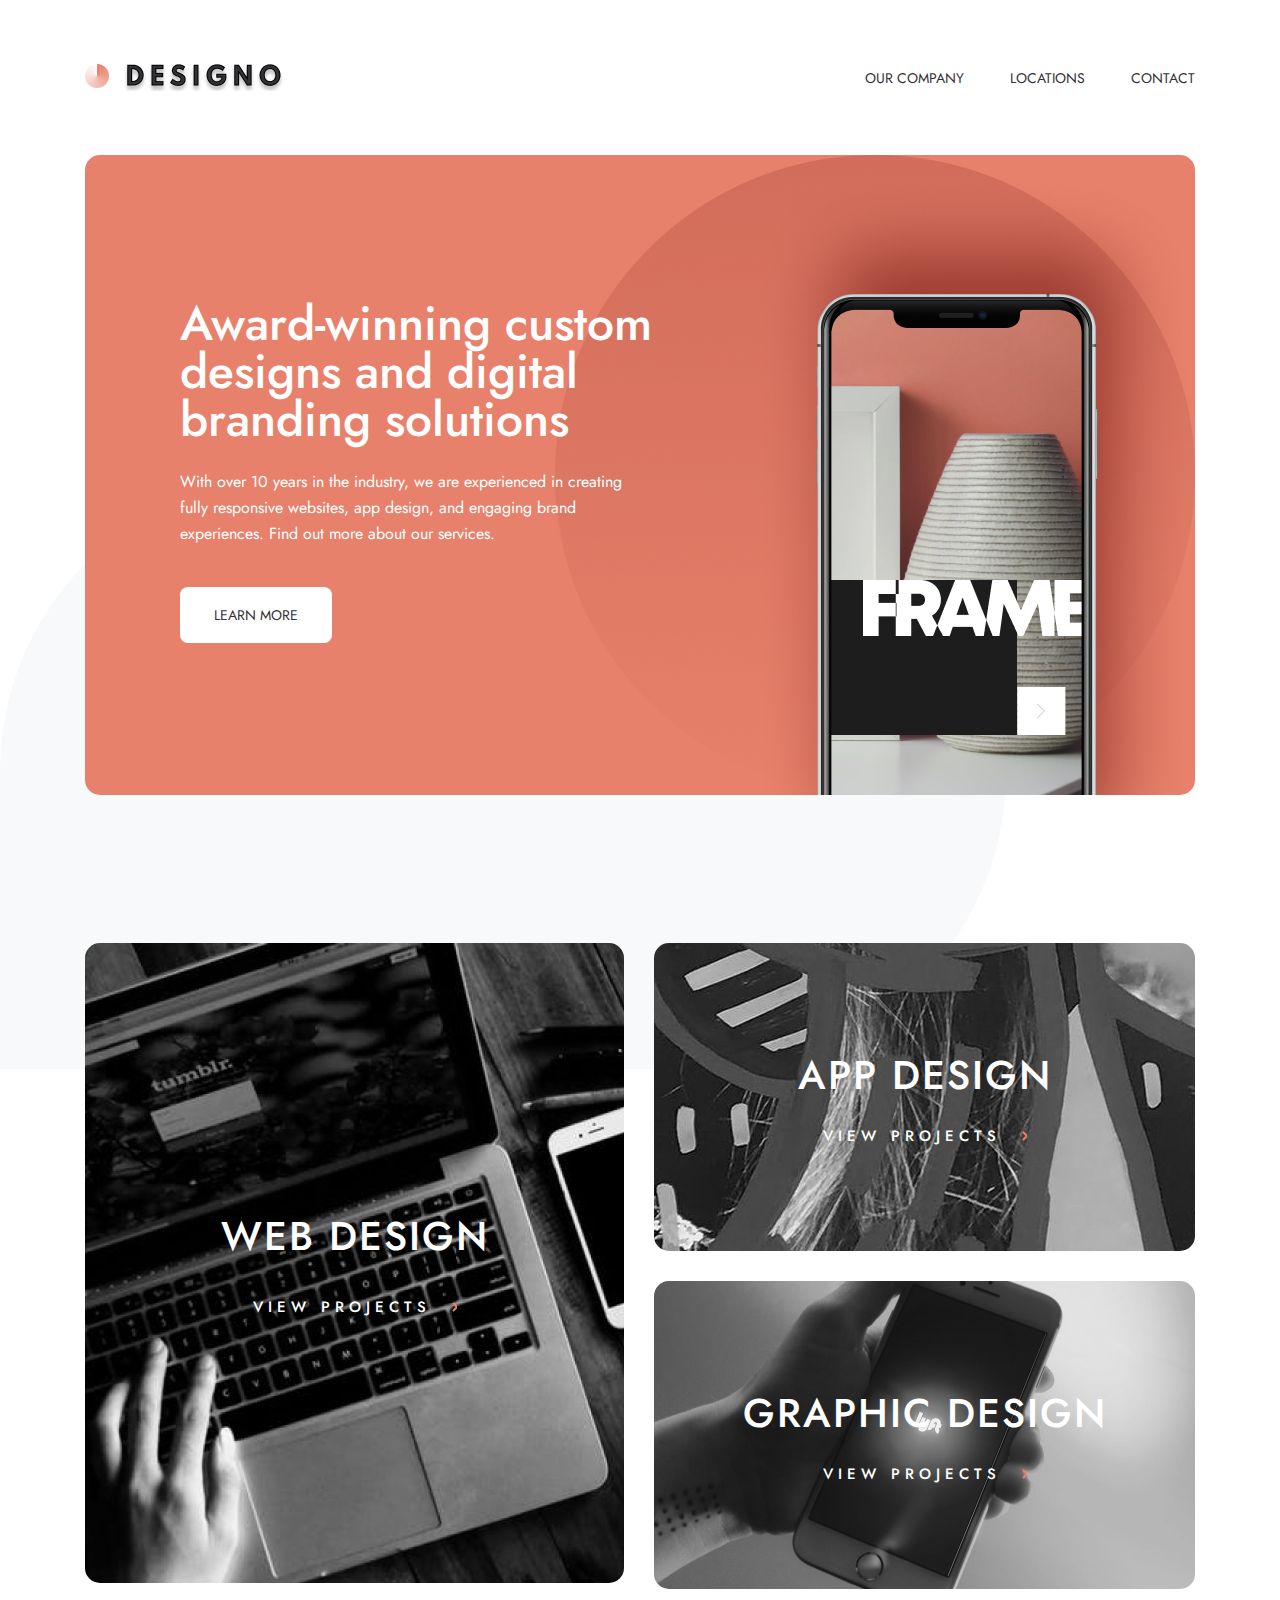
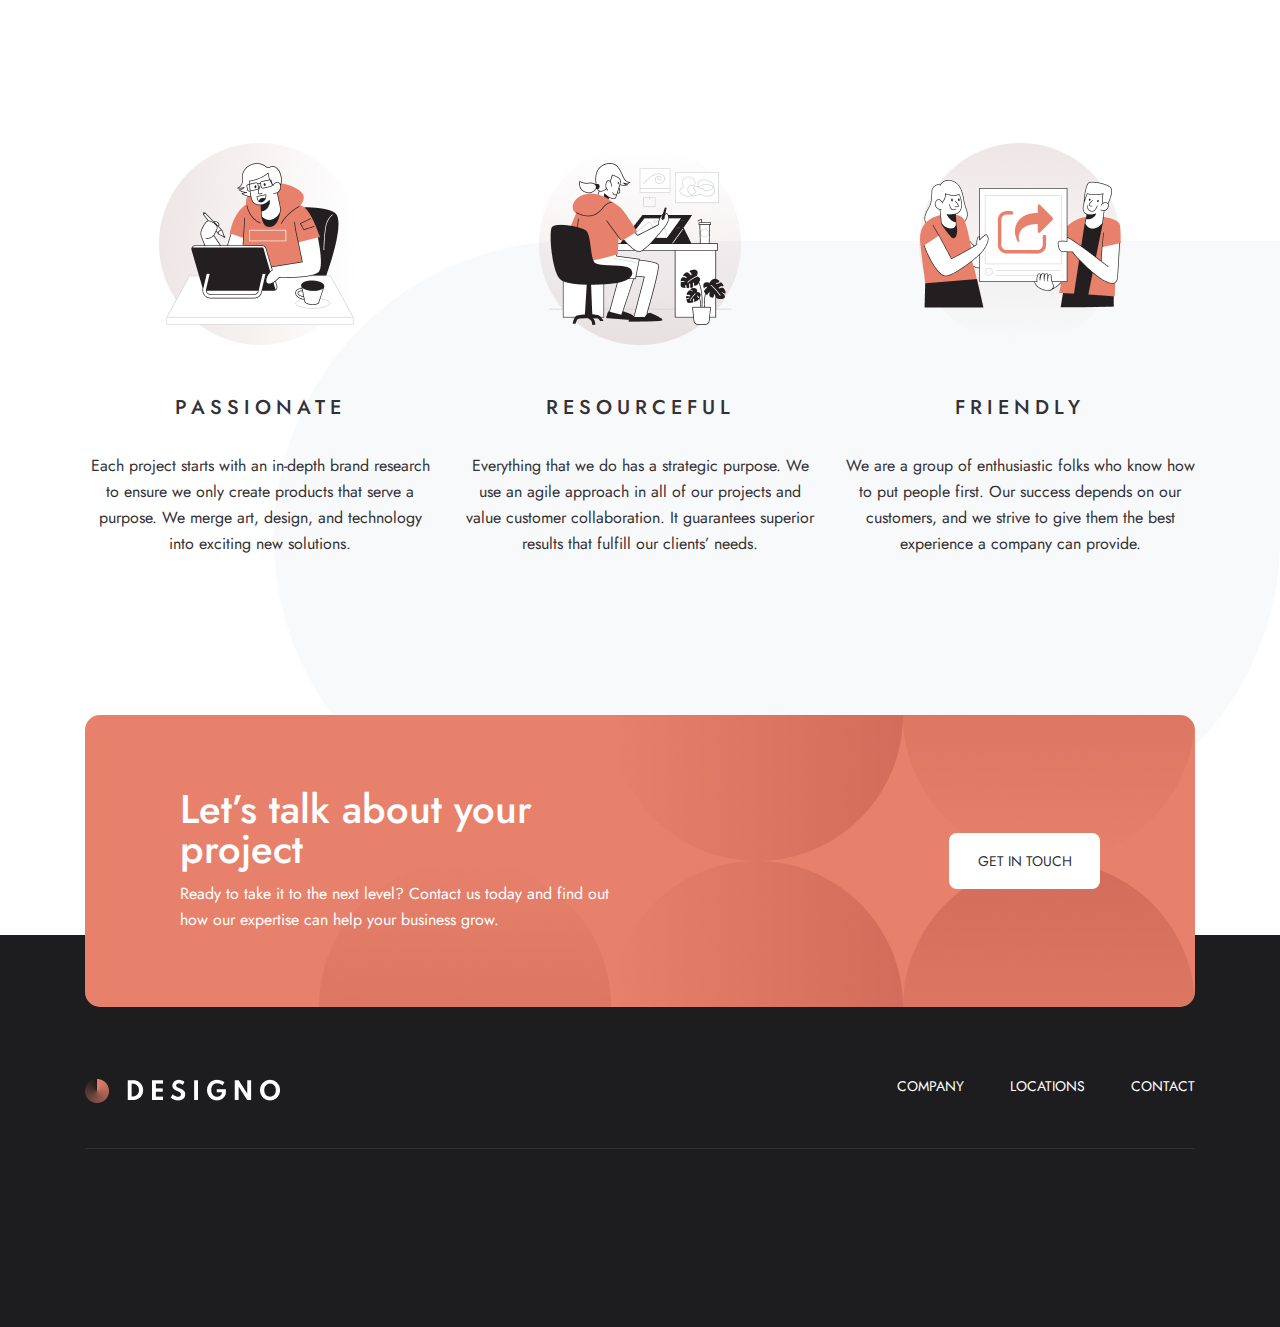
<file: index.html>
<!DOCTYPE html>
<html lang="en">
  <head>
    <meta charset="UTF-8" />
    <meta name="viewport" content="width=device-width, initial-scale=1.0" />
    <link rel="preconnect" href="https://fonts.googleapis.com" />
    <link rel="preconnect" href="https://fonts.gstatic.com" crossorigin />
    <link
      href="https://fonts.googleapis.com/css2?family=Jost:wght@400;500&family=Open+Sans:ital,wght@0,300;0,400;0,500;0,600;0,700;0,800;1,300;1,400;1,500;1,600;1,700;1,800&family=Oswald:wght@200;300;500;700&display=swap"
      rel="stylesheet"
    />

    <link rel="stylesheet" href="style.css" />
    <title>Document</title>
  </head>
  <body>
    <heder
      ><section>
        <div class="header_conteiner">
          <a class="header_logo" href="#"
            ><img class="logo_img" src="img/Group 13.png" alt=""
          /></a>
          <nav>
            <ul>
              <li><a href="#">OUR COMPANY</a></li>
              <li><a href="#">LOCATIONS</a></li>
              <li><a href="#">CONTACT</a></li>
            </ul>
          </nav>
        </div>
      </section></heder
    >
    <main>
      <div class="main_conteiner">
        <section>
          <div class="fist_section">
            <h1>Award-winning custom designs and digital branding solutions</h1>

            <p>
              With over 10 years in the industry, we are experienced in creating
              fully responsive websites, app design, and engaging brand
              experiences. Find out more about our services.
            </p>
            <a class="frame_button" href="#">Learn More</a>
          </div>
        </section>
        <section>
          <div class="second_section">
            <div class="second_section_item left_item">
              <div class="hover_item">
                <h2>WEB DESIGN</h2>
                <a href="#">VIEW PROJECTS</a>
              </div>
            </div>
            <div class="second_section_item right_item">
              <div class="right_item__first">
                <div class="hover_item">
                  <h2>APP DESIGN</h2>
                  <a href="#">VIEW PROJECTS</a>
                </div>
              </div>
              <div class="right_item__second">
                <div class="hover_item">
                  <h2>GRAPHIC DESIGN</h2>
                  <a href="#">VIEW PROJECTS</a>
                </div>
              </div>
            </div>
          </div>
        </section>
        <section>
          <div class="three_section_container">
            <div>
              <img src="./img/Group 23.png" alt="" />
              <h2>PASSIONATE</h2>
              <p>
                Each project starts with an in-depth brand research to ensure we
                only create products that serve a purpose. We merge art, design,
                and technology into exciting new solutions.
              </p>
            </div>
            <div>
              <img src="./img/Group 22.png" alt="" />
              <h2>RESOURCEFUL</h2>
              <p>
                Everything that we do has a strategic purpose. We use an agile
                approach in all of our projects and value customer
                collaboration. It guarantees superior results that fulfill our
                clients’ needs.
              </p>
            </div>
            <div>
              <img src="./img/Group 21.png" alt="" />
              <h2>FRIENDLY</h2>
              <p>
                We are a group of enthusiastic folks who know how to put people
                first. Our success depends on our customers, and we strive to
                give them the best experience a company can provide.
              </p>
            </div>
          </div>
        </section>
      </div>
    </main>
    <footer>
      <section>
        <div class="touch">
          <div class="touch__content">
            <h2>Let’s talk about your project</h2>
            <p>
              Ready to take it to the next level? Contact us today and find out
              how our expertise can help your business grow.
            </p>
          </div>
          <a href="#">Get in touch</a>
        </div>
        <div class="footer_container">
        <div><img src="./img/logo-footer.png" alt="logo-footer" /></div>
        <div class="footer_menu">
          <ul>
            <li><a href="#">COMPANY</a></li>
            <li><a href="#">LOCATIONS</a></li>
            <li><a href="#">CONTACT</a></li>
          </ul>
        </div>
      </div>
      </section>
    </footer>
    <script src="style.css"></script>
  </body>
</html>
</file>
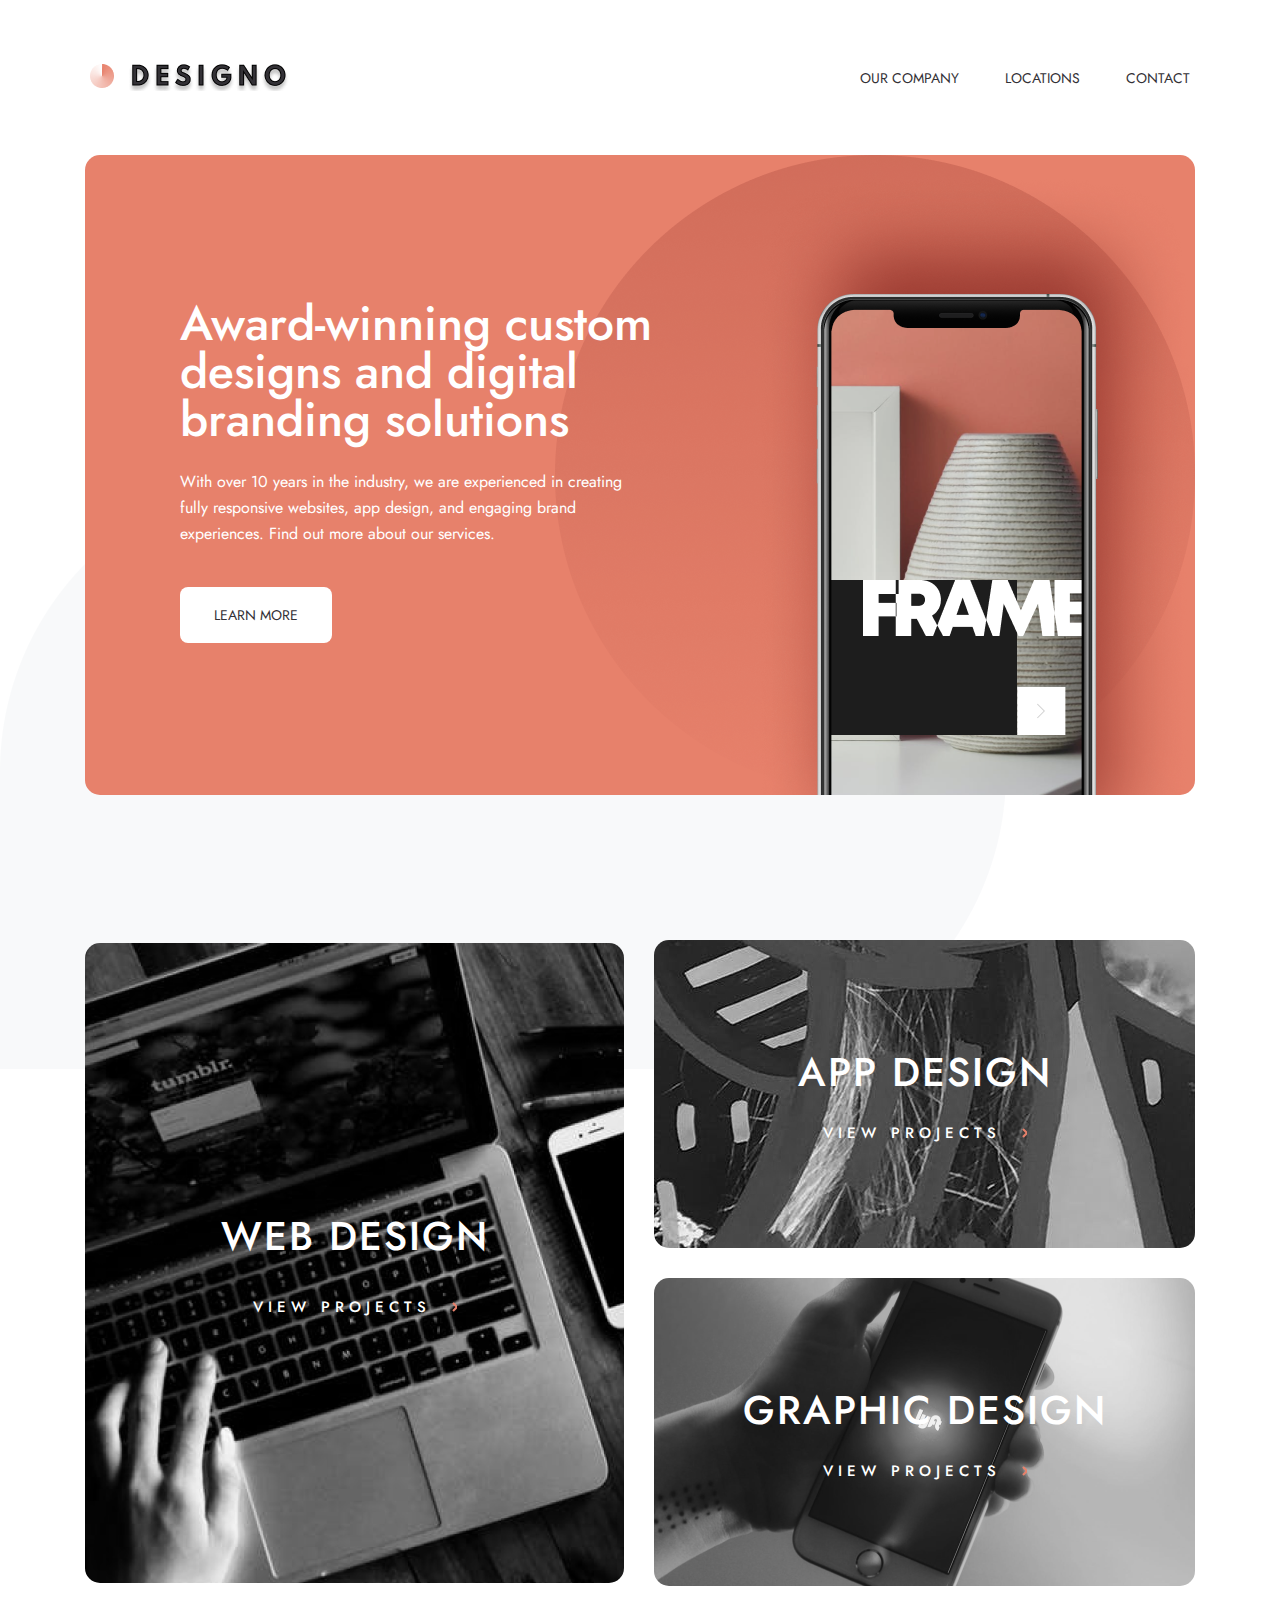
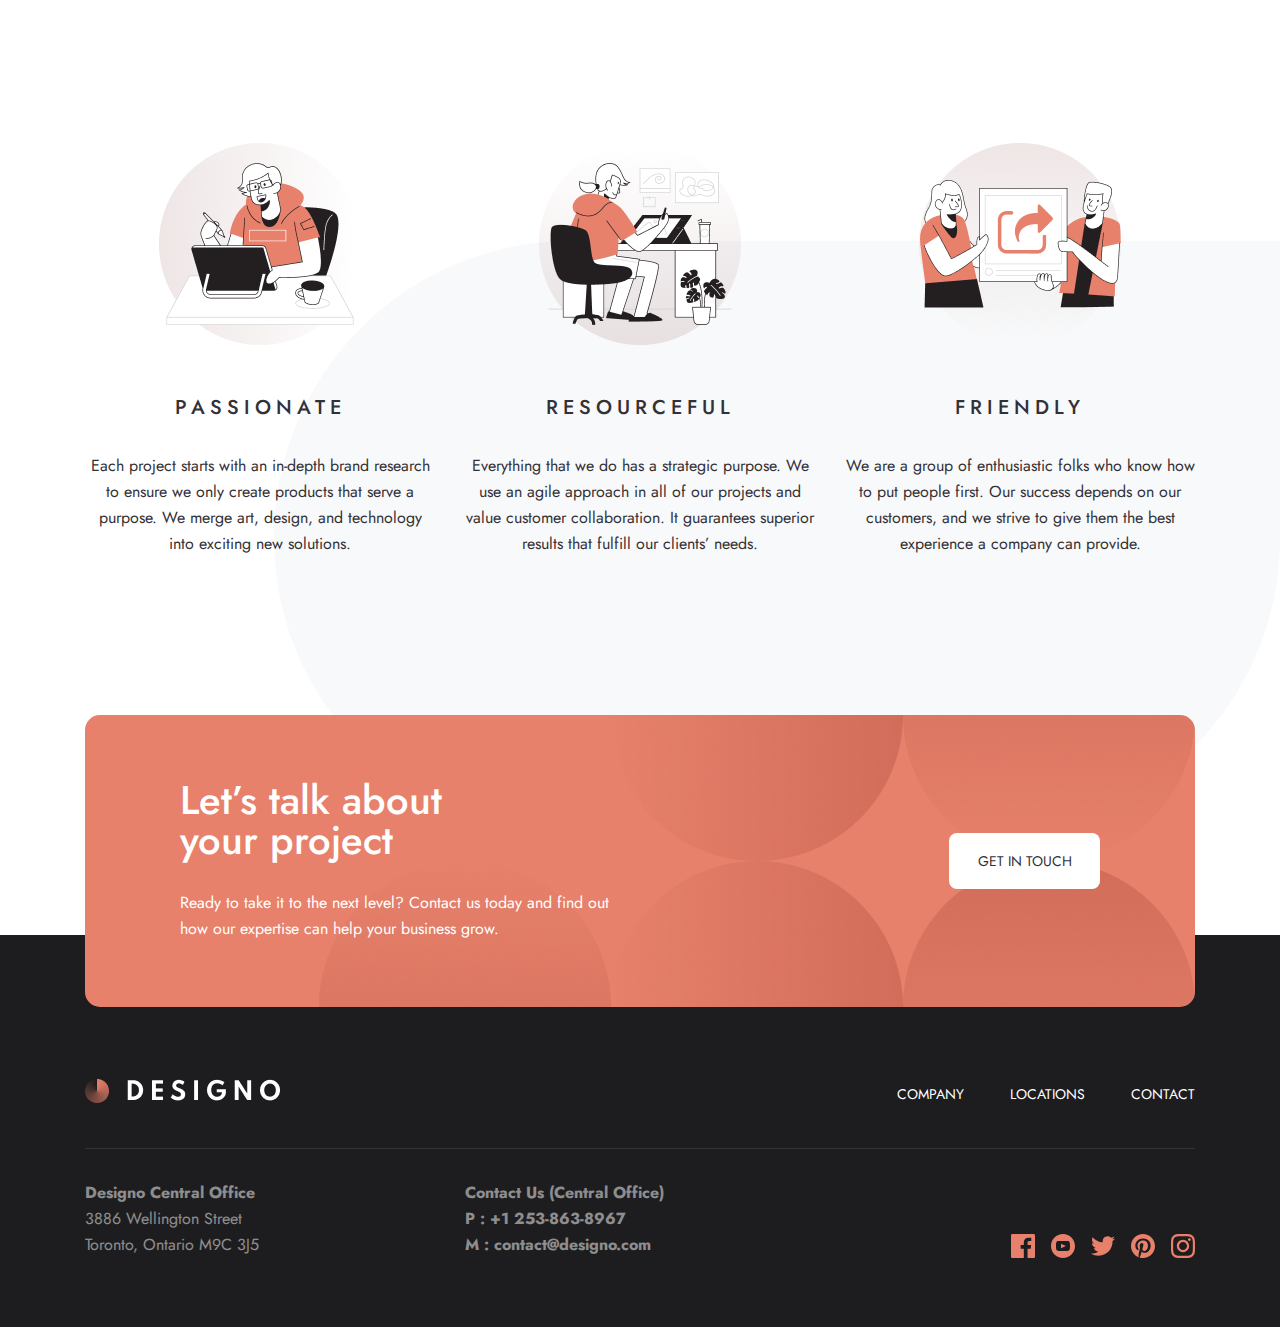
<file: 01/index.html>
<!DOCTYPE html>
<html lang="en">
  <head>
    <meta charset="UTF-8" />
    <meta name="viewport" content="width=device-width, initial-scale=1.0" />
    <link rel="preconnect" href="https://fonts.googleapis.com" />
    <link rel="preconnect" href="https://fonts.gstatic.com" crossorigin />
    <link
      href="https://fonts.googleapis.com/css2?family=Jost:wght@400;500&family=Open+Sans:ital,wght@0,300;0,400;0,500;0,600;0,700;0,800;1,300;1,400;1,500;1,600;1,700;1,800&family=Oswald:wght@200;300;500;700&display=swap"
      rel="stylesheet"
    />

    <link rel="stylesheet" href="style.css" />
    <title>Document</title>
  </head>
  <body>
    <heder
      ><section>
        <div class="header_conteiner flex">
          <a class="header_logo" href="#"
            ><img class="logo_img" src="img/Group 13.png" alt=""
          /></a>
          <nav>
            <ul>
              <li><a href="#">OUR COMPANY</a></li>
              <li><a href="#">LOCATIONS</a></li>
              <li><a href="#">CONTACT</a></li>
            </ul>
          </nav>
        </div>
      </section></heder
    >
    <main>
      <div class="main_conteiner">
        <section>
          <div class="fist_section">
            <h1>Award-winning custom designs and digital branding solutions</h1>

            <p>
              With over 10 years in the industry, we are experienced in creating
              fully responsive websites, app design, and engaging brand
              experiences. Find out more about our services.
            </p>
            <a class="frame_button flex" href="#">Learn More</a>
          </div>
        </section>
        <section>
          <div class="second_section flex">
            <div class="second_section_item left_item">
              <div class="hover_item flex">
                <h2>WEB DESIGN</h2>
                <a href="./web.html">VIEW PROJECTS</a>
              </div>
            </div>
            <div class="second_section_item right_item flex">
              <div class="right_item__first">
                <div class="hover_item flex">
                  <h2>APP DESIGN</h2>
                  <a href="#">VIEW PROJECTS</a>
                </div>
              </div>
              <div class="right_item__second flex">
                <div class="hover_item flex">
                  <h2>GRAPHIC DESIGN</h2>
                  <a href="#">VIEW PROJECTS</a>
                </div>
              </div>
            </div>
          </div>
        </section>
        <section>
          <div class="three_section_container flex">
            <div>
              <img src="./img/Group 23.png" alt="" />
              <h2>PASSIONATE</h2>
              <p>
                Each project starts with an in-depth brand research to ensure we
                only create products that serve a purpose. We merge art, design,
                and technology into exciting new solutions.
              </p>
            </div>
            <div>
              <img src="./img/Group 22.png" alt="" />
              <h2>RESOURCEFUL</h2>
              <p>
                Everything that we do has a strategic purpose. We use an agile
                approach in all of our projects and value customer
                collaboration. It guarantees superior results that fulfill our
                clients’ needs.
              </p>
            </div>
            <div>
              <img src="./img/Group 21.png" alt="" />
              <h2>FRIENDLY</h2>
              <p>
                We are a group of enthusiastic folks who know how to put people
                first. Our success depends on our customers, and we strive to
                give them the best experience a company can provide.
              </p>
            </div>
          </div>
        </section>
      </div>
    </main>
    <footer>
      <section>
        <div class="touch flex">
          <div class="touch__content">
            <h2>Let’s talk about your project</h2>
            <p>
              Ready to take it to the next level? Contact us today and find out
              how our expertise can help your business grow.
            </p>
          </div>
          <a class="flex" href="#">Get in touch</a>
        </div>
        <div class="footer-container">
          <div class="footer-container__menu flex">
            <div>
              <a href="./index.html"
                ><img src="./img/logo-footer.png" alt="logo-footer"
              /></a>
            </div>
            <div class="footer_menu">
              <ul>
                <li><a href="#">COMPANY</a></li>
                <li><a href="#">LOCATIONS</a></li>
                <li><a href="#">CONTACT</a></li>
              </ul>
            </div>
          </div>
          <div class="footer-container__content flex">
            <div
              class="footer-container__content__item footer-container__content_text"
            >
              <h2>Designo Central Office</h2>
              <p>3886 Wellington Street</p>
              <p>Toronto, Ontario M9C 3J5</p>
            </div>
            <div
              class="footer-container__content__item footer-container__content_text-2"
            >
              <p>Contact Us (Central Office)</p>
              <p>P : +1 253-863-8967</p>
              <p>M : contact@designo.com</p>
            </div>
            <div
              class="footer-container__content__item footer-container__content__item_logo flex"
            >
              <a href="#"></a>
              <a href="#"></a>
              <a href="#"></a>
              <a href="#"></a>
              <a href="#"></a>
            </div>
          </div>
        </div>
      </section>
    </footer>
    <script src="style.css"></script>
  </body>
</html>
</file>
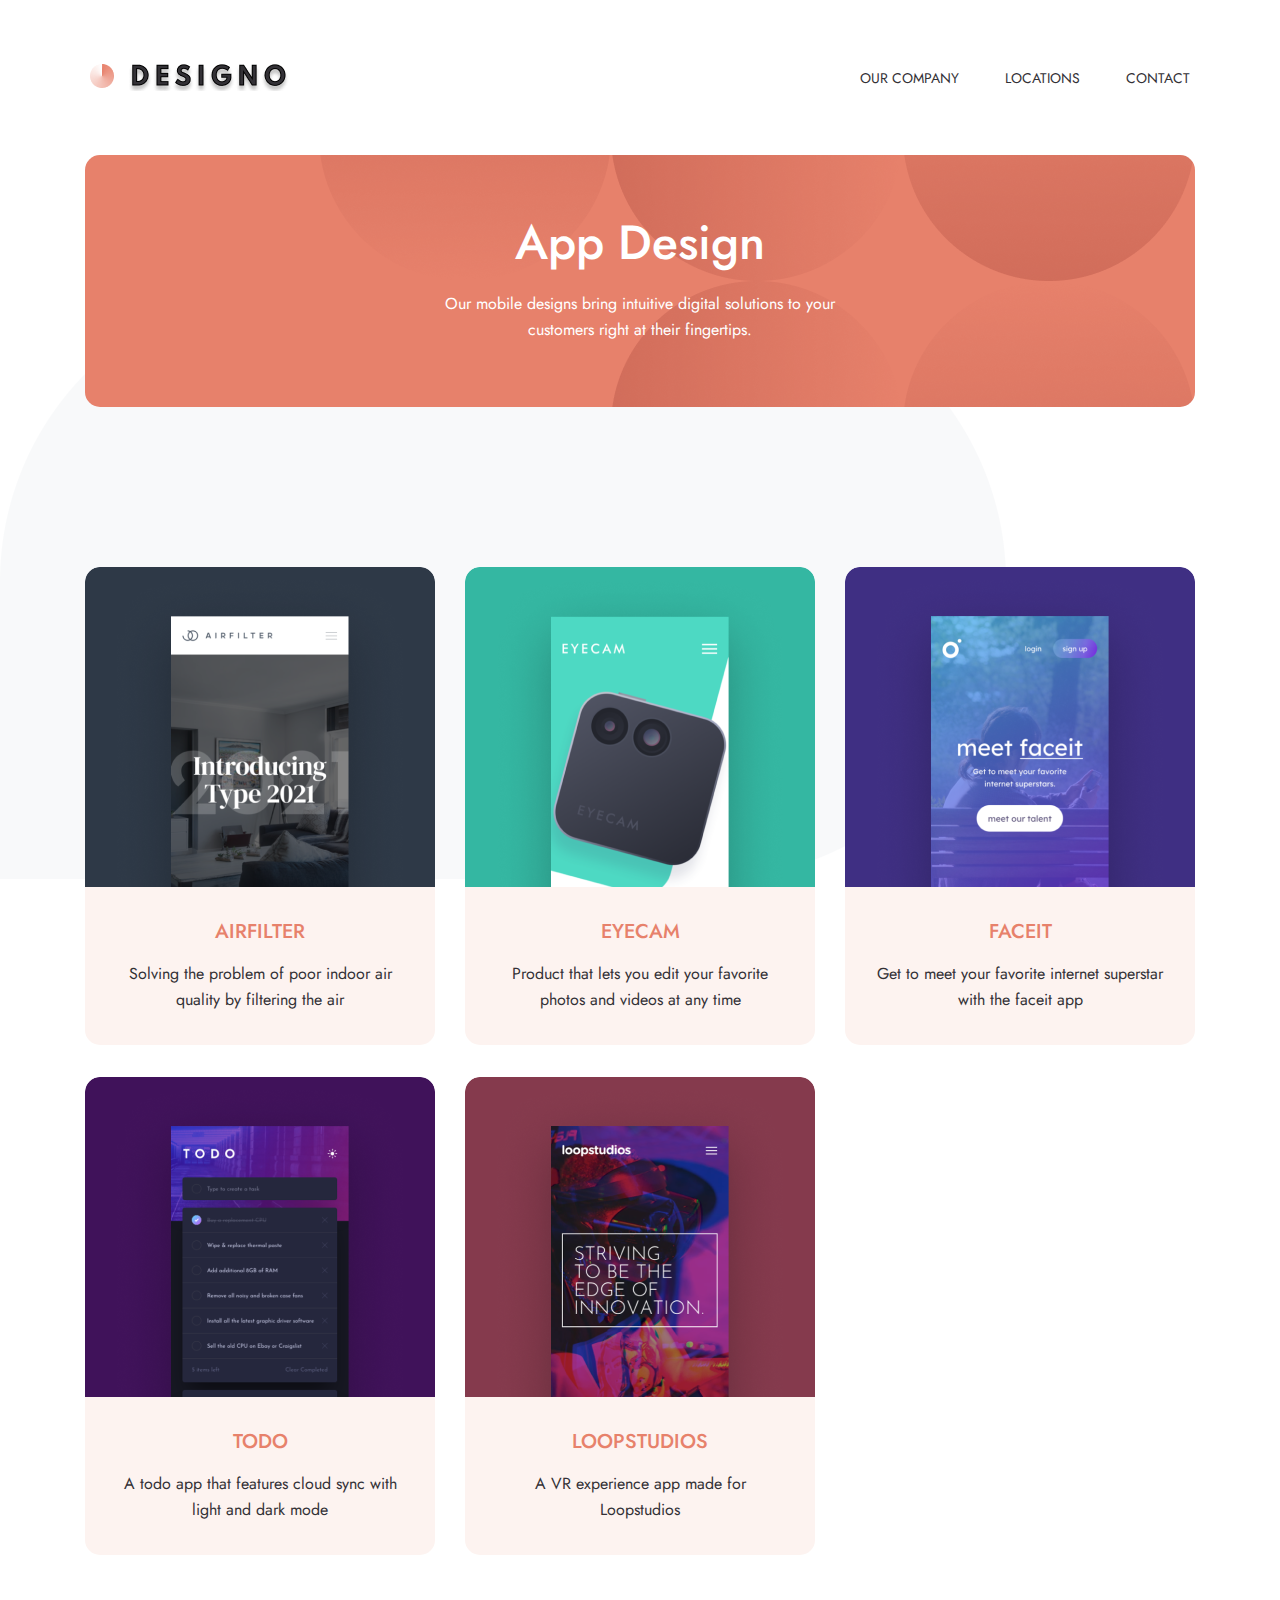
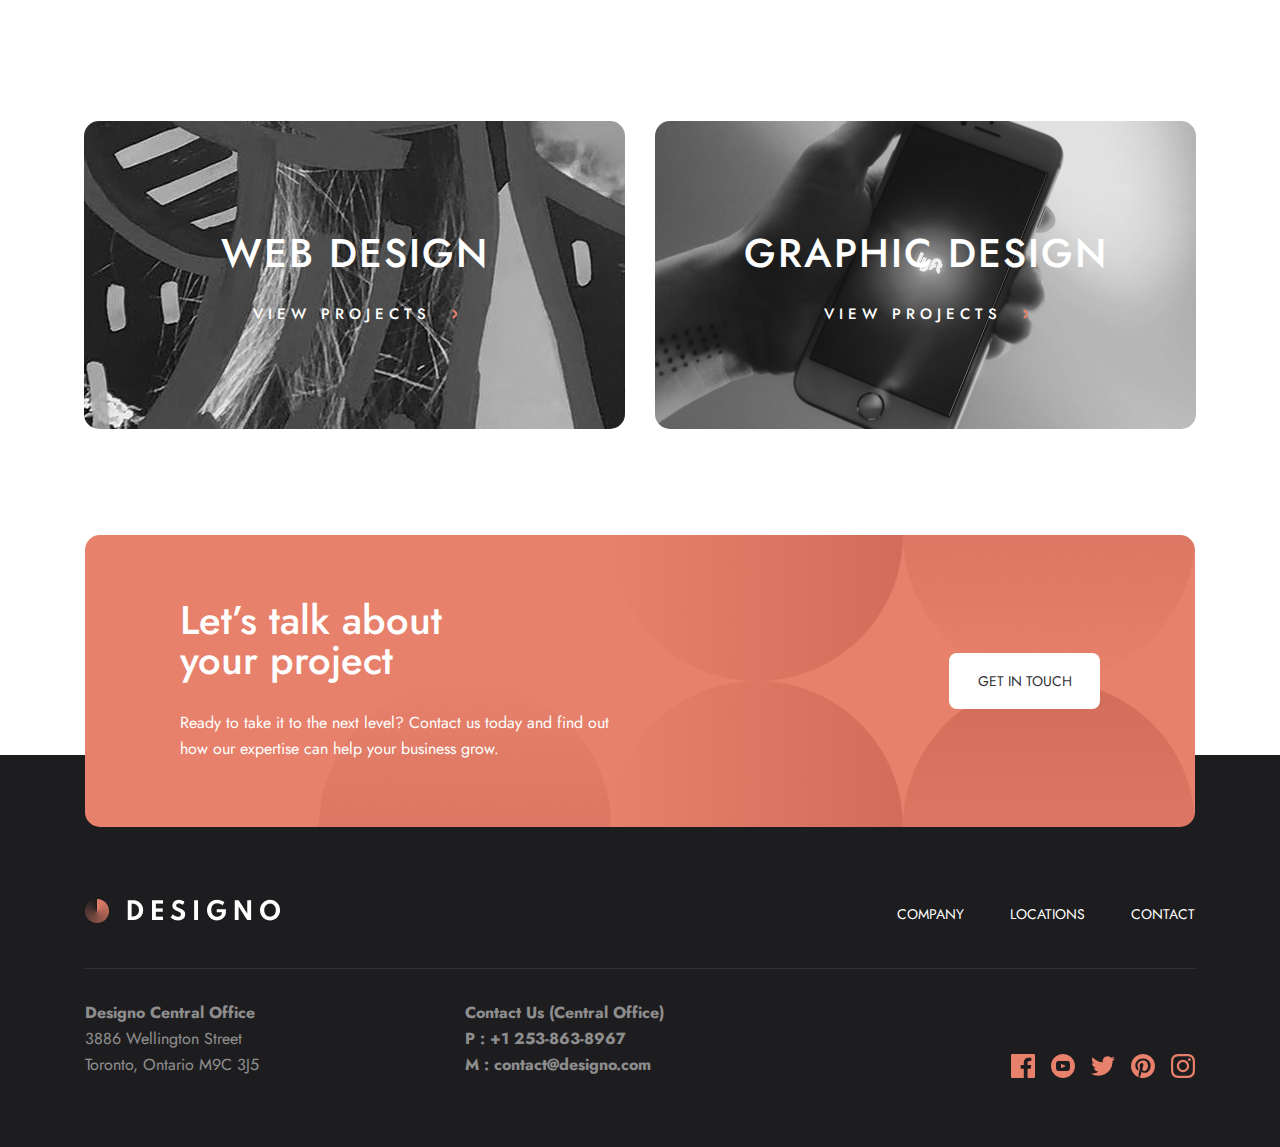
<file: 01/app.html>
<!DOCTYPE html>
<html lang="en">
  <head>
    <meta charset="UTF-8" />
    <meta name="viewport" content="width=device-width, initial-scale=1.0" />
    <link rel="preconnect" href="https://fonts.googleapis.com" />
    <link rel="preconnect" href="https://fonts.gstatic.com" crossorigin />
    <link
      href="https://fonts.googleapis.com/css2?family=Jost:wght@400;500&family=Open+Sans:ital,wght@0,300;0,400;0,500;0,600;0,700;0,800;1,300;1,400;1,500;1,600;1,700;1,800&family=Oswald:wght@200;300;500;700&display=swap"
      rel="stylesheet"
    />

    <link rel="stylesheet" href="style.css" />
    <title>App Design</title>
  </head>
  <body>
    <heder
      ><section>
        <div class="header_conteiner flex">
          <a class="header_logo" href="./index.html"
            ><img class="logo_img" src="img/Group 13.png" alt=""
          /></a>
          <nav>
            <ul>
              <li><a href="#">OUR COMPANY</a></li>
              <li><a href="#">LOCATIONS</a></li>
              <li><a href="#">CONTACT</a></li>
            </ul>
          </nav>
        </div>
      </section></heder
    >
    <main class="web">
      <div class="main_conteiner">
        <section>
          <div class="touch flex">
            <h1>App Design</h1>
            <p>
              Our mobile designs bring intuitive digital solutions to your
              customers right at their fingertips.
            </p>
          </div>
        </section>
        <section class="works flex">
          <div class="works__item flex">
            <img src="./img/app/AIRFILTER.png" alt="site" />

            <div class="flex">
              <h3>AIRFILTER</h3>
              <p>
                Solving the problem of poor indoor air quality by filtering the
                air
              </p>
            </div>
          </div>
          <div class="works__item flex">
            <img src="./img/app/EYECAM.png" alt="site" />

            <div class="flex">
              <h3>EYECAM</h3>
              <p>
                Product that lets you edit your favorite photos and videos at
                any time
              </p>
            </div>
          </div>
          <div class="works__item flex">
            <img src="./img/app/FACEIT.png" alt="site" />

            <div class="flex">
              <h3>FACEIT</h3>
              <p>
                Get to meet your favorite internet superstar with the faceit app
              </p>
            </div>
          </div>
          <div class="works__item flex">
            <img src="./img/app/TODO.png" alt="site" />

            <div class="flex">
              <h3>TODO</h3>
              <p>
                A todo app that features cloud sync with light and dark mode
              </p>
            </div>
          </div>
          <div class="works__item flex">
            <img src="./img/app/LOOPSTUDIOS.png" alt="site" />

            <div class="flex">
              <h3>LOOPSTUDIOS</h3>
              <p>A VR experience app made for Loopstudios</p>
            </div>
          </div>
        </section>
        <section>
          <div class="second_section">
            <div class="second_section_item right_item flex">
              <div class="right_item__first">
                <div class="hover_item flex">
                  <h2>WEB DESIGN</h2>
                  <a href="./web.html">VIEW PROJECTS</a>
                </div>
              </div>
              <div class="right_item__second">
                <div class="hover_item flex">
                  <h2>GRAPHIC DESIGN</h2>
                  <a href="./graphic.html">VIEW PROJECTS</a>
                </div>
              </div>
            </div>
          </div>
        </section>
      </div>
    </main>
    <footer>
      <section>
        <div class="touch flex">
          <div class="touch__content">
            <h2>Let’s talk about your project</h2>
            <p>
              Ready to take it to the next level? Contact us today and find out
              how our expertise can help your business grow.
            </p>
          </div>
          <a class="flex" href="#">Get in touch</a>
        </div>
        <div class="footer-container">
          <div class="footer-container__menu flex">
            <div>
              <a href="./index.html"
                ><img src="./img/logo-footer.png" alt="logo-footer"
              /></a>
            </div>
            <div class="footer_menu">
              <ul>
                <li><a href="#">COMPANY</a></li>
                <li><a href="#">LOCATIONS</a></li>
                <li><a href="#">CONTACT</a></li>
              </ul>
            </div>
          </div>
          <div class="footer-container__content flex">
            <div
              class="footer-container__content__item footer-container__content_text"
            >
              <h2>Designo Central Office</h2>
              <p>3886 Wellington Street</p>
              <p>Toronto, Ontario M9C 3J5</p>
            </div>
            <div
              class="footer-container__content__item footer-container__content_text-2"
            >
              <p>Contact Us (Central Office)</p>
              <p>P : +1 253-863-8967</p>
              <p>M : contact@designo.com</p>
            </div>
            <div
              class="footer-container__content__item footer-container__content__item_logo flex"
            >
              <a href="#"></a>
              <a href="#"></a>
              <a href="#"></a>
              <a href="#"></a>
              <a href="#"></a>
            </div>
          </div>
        </div>
      </section>
    </footer>

  </body>
</html>
</file>
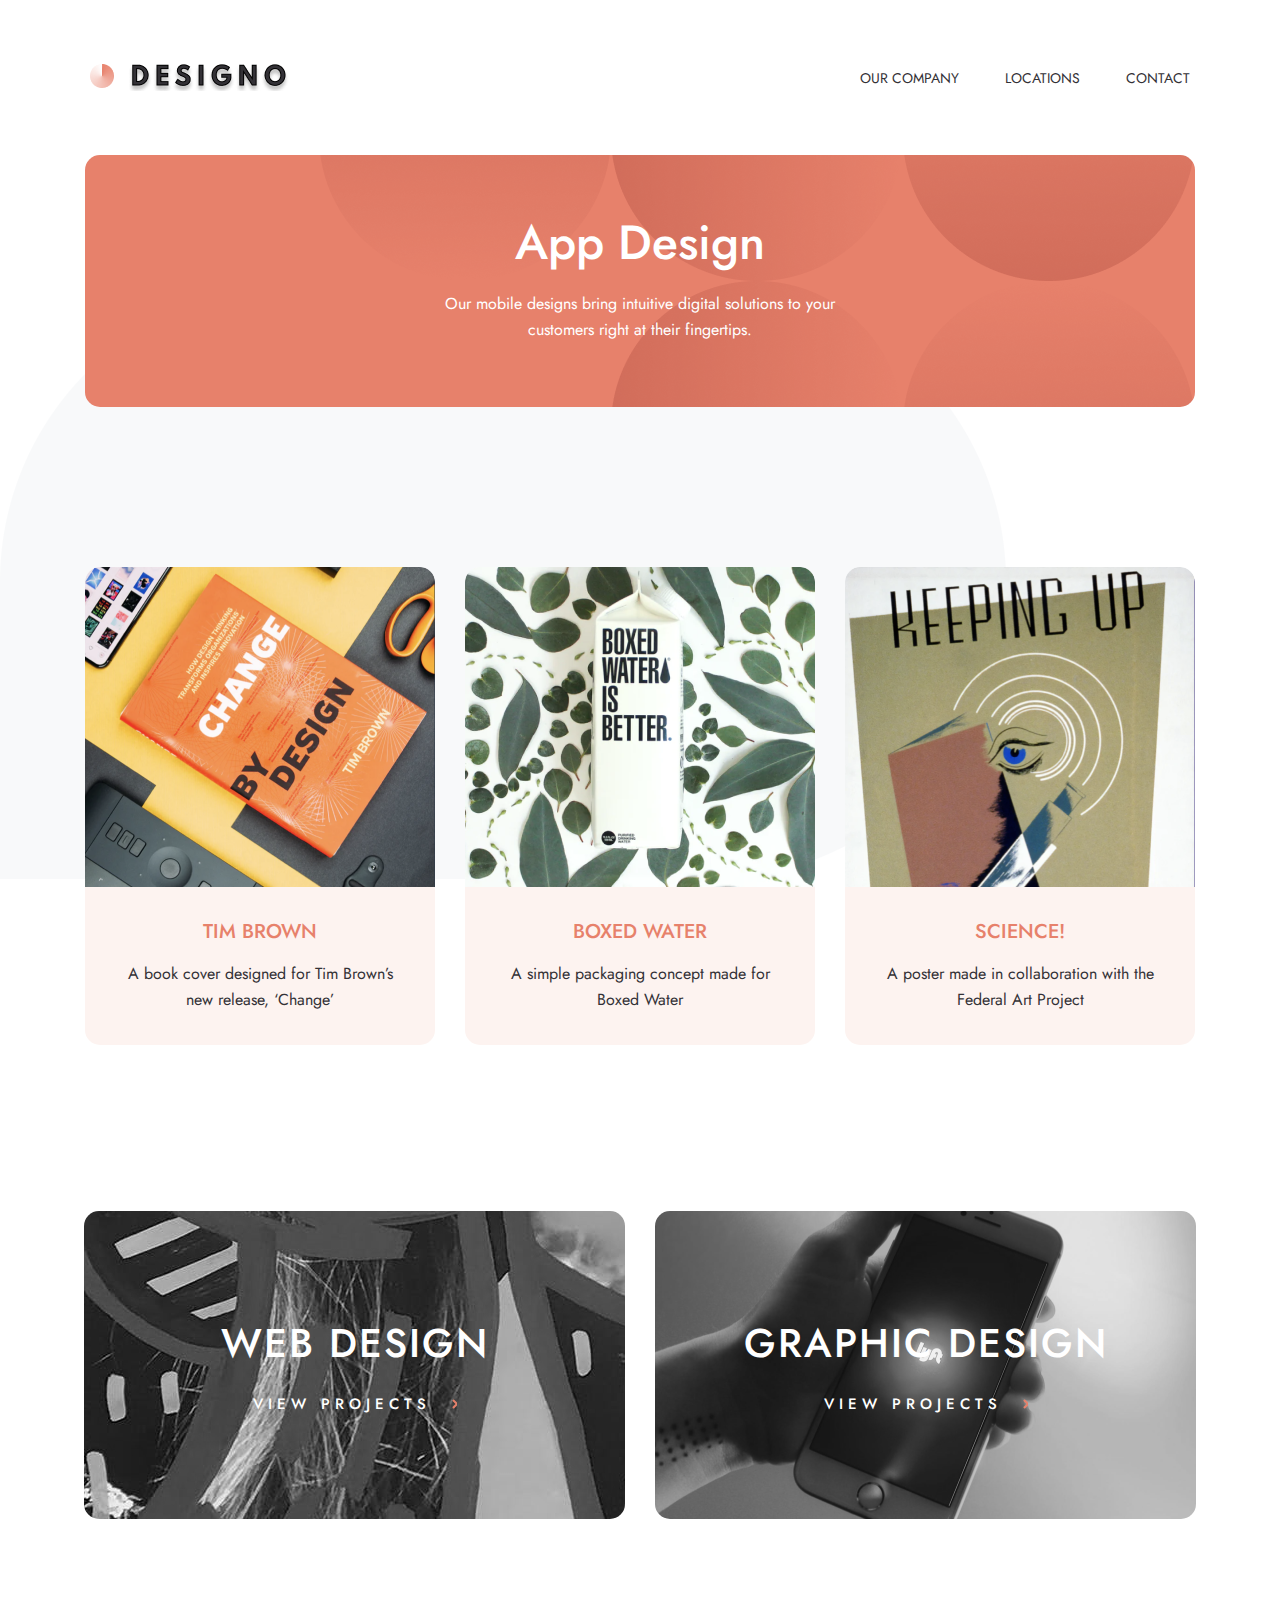
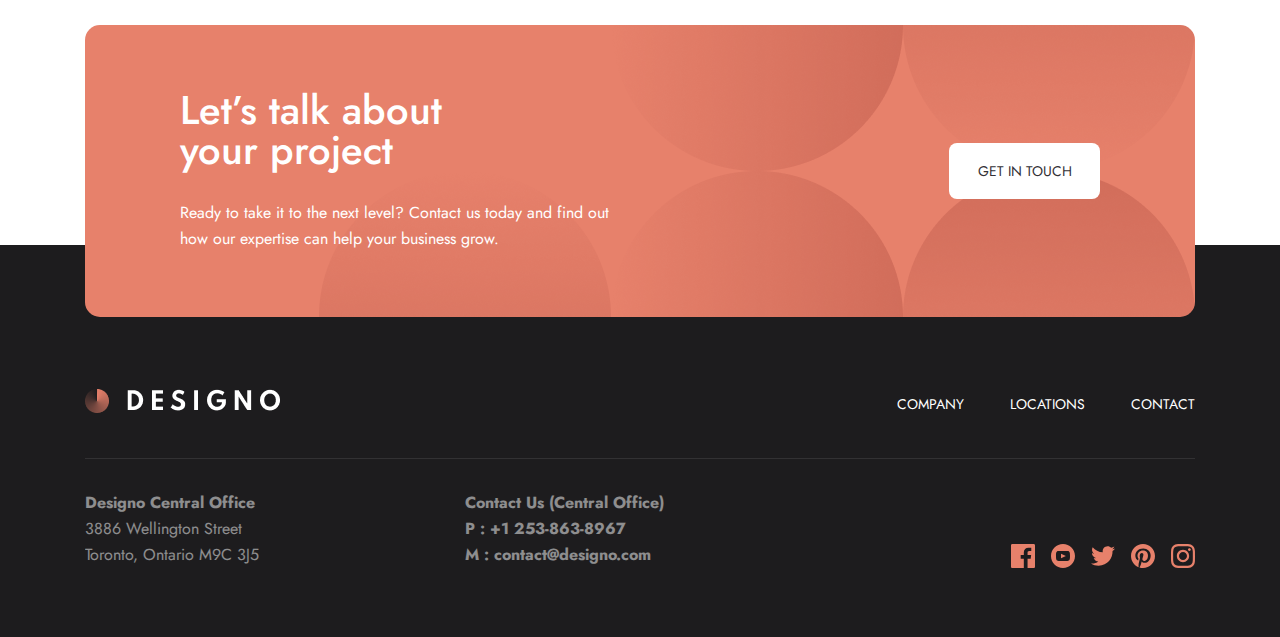
<file: 01/graphic.html>
<!DOCTYPE html>
<html lang="en">
  <head>
    <meta charset="UTF-8" />
    <meta name="viewport" content="width=device-width, initial-scale=1.0" />
    <title>Graphic Design</title>
    <link rel="stylesheet" href="style.css" />
    <link
      href="https://fonts.googleapis.com/css2?family=Jost:wght@400;500&family=Open+Sans:ital,wght@0,300;0,400;0,500;0,600;0,700;0,800;1,300;1,400;1,500;1,600;1,700;1,800&family=Oswald:wght@200;300;500;700&display=swap"
      rel="stylesheet"
    />
  </head>
  <body>
    <heder
      ><section>
        <div class="header_conteiner flex">
          <a class="header_logo" href="./index.html"
            ><img class="logo_img" src="img/Group 13.png" alt=""
          /></a>
          <nav>
            <ul>
              <li><a href="#">OUR COMPANY</a></li>
              <li><a href="#">LOCATIONS</a></li>
              <li><a href="#">CONTACT</a></li>
            </ul>
          </nav>
        </div>
      </section></heder
    >
    <main class="web">
      <div class="main_conteiner">
        <section>
          <div class="touch flex">
            <h1>App Design</h1>
            <p>
              Our mobile designs bring intuitive digital solutions to your
              customers right at their fingertips.
            </p>
          </div>
        </section>

        <section class="works flex">
          <div class="works__item flex">
            <img src="./img/graphic/TIM BROWN.png" alt="site" />
            <div class="flex">
              <h3>TIM BROWN</h3>
              <p>
                A book cover designed for Tim Brown’s new release, ‘Change’
              </p>
            </div>
          </div>
          <div class="works__item flex">
            <img src="./img/graphic/BOXED WATER.png" alt="site" />

            <div class="flex">
              <h3>BOXED WATER</h3>
              <p>
                A simple packaging concept made for Boxed Water
              </p>
            </div>
          </div>
          <div class="works__item flex">
            <img src="./img/graphic/SCIENCE.png" alt="site" />

            <div class="flex">
              <h3>SCIENCE!</h3>
              <p>
                A poster made in collaboration with the Federal Art Project
              </p>
            </div>
          </div>
    
        </section>
        <section>
          <div class="second_section">
            <div class="second_section_item right_item flex">
              <div class="right_item__first">
                <div class="hover_item flex">
                  <h2>WEB DESIGN</h2>
                  <a href="./web.html">VIEW PROJECTS</a>
                </div>
              </div>
              <div class="right_item__second">
                <div class="hover_item flex">
                  <h2>GRAPHIC DESIGN</h2>
                  <a href="./graphic.html">VIEW PROJECTS</a>
                </div>
              </div>
            </div>
          </div>
        </section>
      </div>
    </main>
    <footer>
      <section>
        <div class="touch flex">
          <div class="touch__content">
            <h2>Let’s talk about your project</h2>
            <p>
              Ready to take it to the next level? Contact us today and find out
              how our expertise can help your business grow.
            </p>
          </div>
          <a class="flex" href="#">Get in touch</a>
        </div>
        <div class="footer-container">
          <div class="footer-container__menu flex">
            <div>
              <a href="./index.html"
                ><img src="./img/logo-footer.png" alt="logo-footer"
              /></a>
            </div>
            <div class="footer_menu">
              <ul>
                <li><a href="#">COMPANY</a></li>
                <li><a href="#">LOCATIONS</a></li>
                <li><a href="#">CONTACT</a></li>
              </ul>
            </div>
          </div>
          <div class="footer-container__content flex">
            <div
              class="footer-container__content__item footer-container__content_text"
            >
              <h2>Designo Central Office</h2>
              <p>3886 Wellington Street</p>
              <p>Toronto, Ontario M9C 3J5</p>
            </div>
            <div
              class="footer-container__content__item footer-container__content_text-2"
            >
              <p>Contact Us (Central Office)</p>
              <p>P : +1 253-863-8967</p>
              <p>M : contact@designo.com</p>
            </div>
            <div
              class="footer-container__content__item footer-container__content__item_logo flex"
            >
              <a href="#"></a>
              <a href="#"></a>
              <a href="#"></a>
              <a href="#"></a>
              <a href="#"></a>
            </div>
          </div>
        </div>
      </section>
    </footer>
  </body>
</html>
</file>
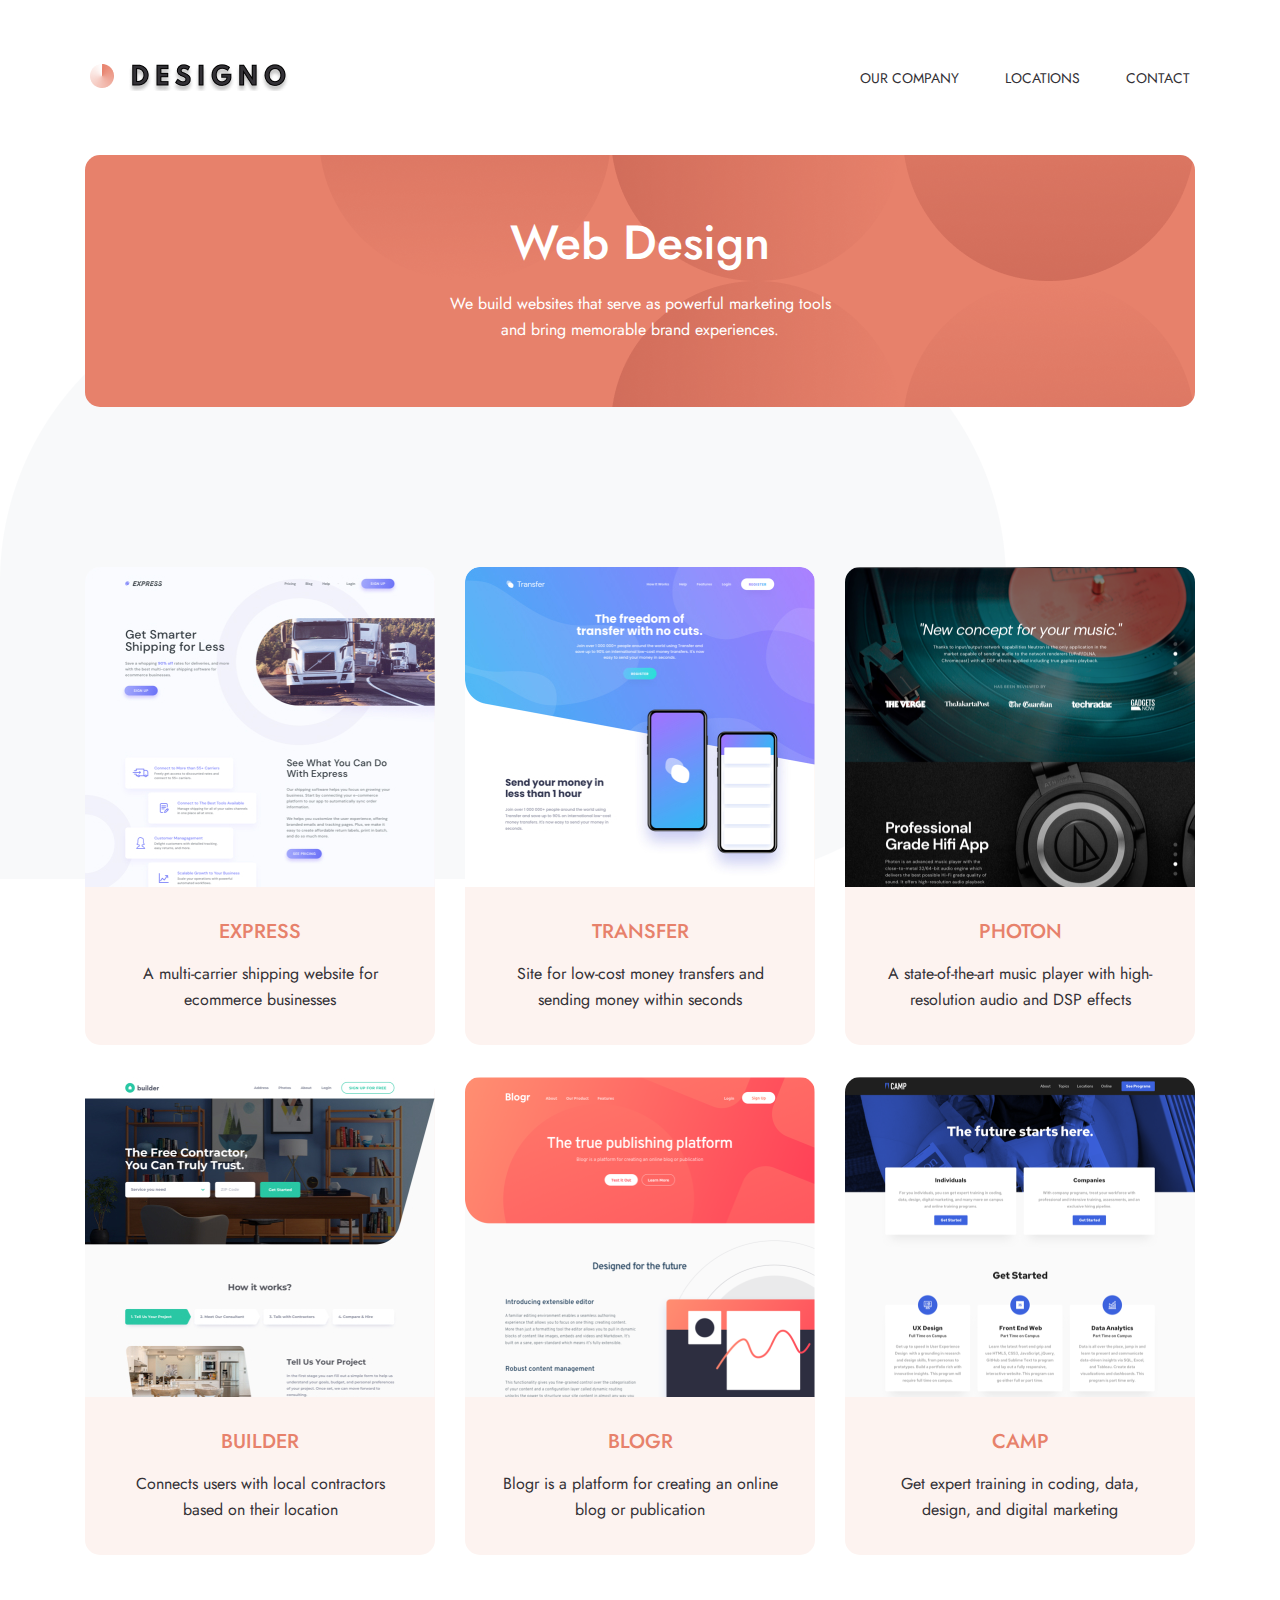
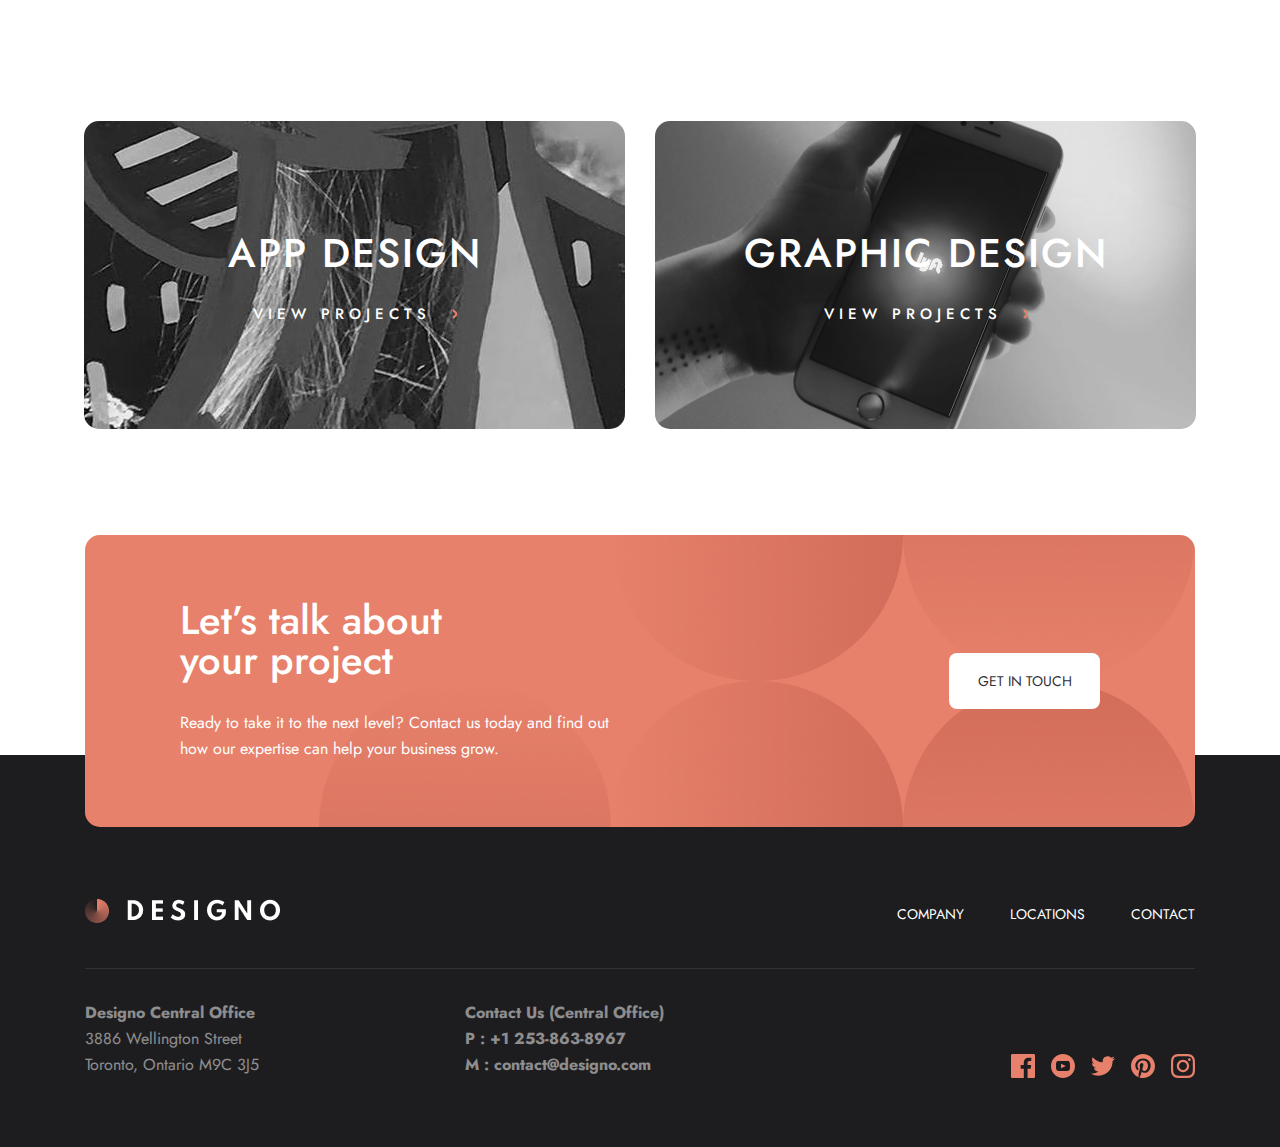
<file: 01/web.html>
<!DOCTYPE html>
<html lang="en">
  <head>
    <meta charset="UTF-8" />
    <meta name="viewport" content="width=device-width, initial-scale=1.0" />
    <link rel="preconnect" href="https://fonts.googleapis.com" />
    <link rel="preconnect" href="https://fonts.gstatic.com" crossorigin />
    <link
      href="https://fonts.googleapis.com/css2?family=Jost:wght@400;500&family=Open+Sans:ital,wght@0,300;0,400;0,500;0,600;0,700;0,800;1,300;1,400;1,500;1,600;1,700;1,800&family=Oswald:wght@200;300;500;700&display=swap"
      rel="stylesheet"
    />

    <link rel="stylesheet" href="style.css" />
    <title>Web Design</title>
  </head>
  <body>
    <heder
      ><section>
        <div class="header_conteiner flex">
          <a class="header_logo" href="./index.html"
            ><img class="logo_img" src="img/Group 13.png" alt=""
          /></a>
          <nav>
            <ul>
              <li><a href="#">OUR COMPANY</a></li>
              <li><a href="#">LOCATIONS</a></li>
              <li><a href="#">CONTACT</a></li>
            </ul>
          </nav>
        </div>
      </section></heder
    >
    <main class="web">
      <div class="main_conteiner">
        <section>
          <div class="touch flex">
            <h1>Web Design</h1>
            <p>
              We build websites that serve as powerful marketing tools and bring
              memorable brand experiences.
            </p>
          </div>
        </section>
        <section class="works flex">
          <div class="works__item flex">
            <img src="./img/web/Express - Desktop.jpg" alt="site" />

            <div class="flex">
              <h3>EXPRESS</h3>
              <p>A multi-carrier shipping website for ecommerce businesses</p>
            </div>
          </div>
          <div class="works__item flex">
            <img src="./img/web/Express - Desktop_2.jpg" alt="site" />

            <div class="flex">
              <h3>TRANSFER</h3>
              <p>
                Site for low-cost money transfers and sending money within
                seconds
              </p>
            </div>
          </div>
          <div class="works__item flex">
            <img src="./img/web/Photon - Desktop.png" alt="site" />

            <div class="flex">
              <h3>PHOTON</h3>
              <p>
                A state-of-the-art music player with high-resolution audio and
                DSP effects
              </p>
            </div>
          </div>
          <div class="works__item flex">
            <img src="./img/web/Express - Desktop_3.jpg" alt="site" />

            <div class="flex">
              <h3>BUILDER</h3>
              <p>
                Connects users with local contractors based on their location
              </p>
            </div>
          </div>
          <div class="works__item flex">
            <img src="./img/web/Blogr - Desktop.png" alt="site" />

            <div class="flex">
              <h3>BLOGR</h3>
              <p>
                Blogr is a platform for creating an online blog or publication
              </p>
            </div>
          </div>
          <div class="works__item flex">
            <img src="./img/web/Camp - Desktop.png" alt="site" />

            <div class="flex">
              <h3>CAMP</h3>
              <p>
                Get expert training in coding, data, design, and digital
                marketing
              </p>
            </div>
          </div>
        </section>
        <section>
          <div class="second_section">
            <div class="second_section_item right_item flex">
              <div class="right_item__first">
                <div class="hover_item flex">
                  <h2>APP DESIGN</h2>
                  <a href="./app.html">VIEW PROJECTS</a>
                </div>
              </div>
              <div class="right_item__second">
                <div class="hover_item flex">
                  <h2>GRAPHIC DESIGN</h2>
                  <a href="./graphic.html">VIEW PROJECTS</a>
                </div>
              </div>
            </div>
          </div>
        </section>
      </div>
    </main>
    <footer>
      <section>
        <div class="touch flex">
          <div class="touch__content">
            <h2>Let’s talk about your project</h2>
            <p>
              Ready to take it to the next level? Contact us today and find out
              how our expertise can help your business grow.
            </p>
          </div>
          <a class="flex" href="#">Get in touch</a>
        </div>
        <div class="footer-container">
          <div class="footer-container__menu flex">
            <div>
              <a href="./index.html"
                ><img src="./img/logo-footer.png" alt="logo-footer"
              /></a>
            </div>
            <div class="footer_menu">
              <ul>
                <li><a href="#">COMPANY</a></li>
                <li><a href="#">LOCATIONS</a></li>
                <li><a href="#">CONTACT</a></li>
              </ul>
            </div>
          </div>
          <div class="footer-container__content flex">
            <div
              class="footer-container__content__item footer-container__content_text"
            >
              <h2>Designo Central Office</h2>
              <p>3886 Wellington Street</p>
              <p>Toronto, Ontario M9C 3J5</p>
            </div>
            <div
              class="footer-container__content__item footer-container__content_text-2"
            >
              <p>Contact Us (Central Office)</p>
              <p>P : +1 253-863-8967</p>
              <p>M : contact@designo.com</p>
            </div>
            <div
              class="footer-container__content__item footer-container__content__item_logo flex"
            >
              <a href="#"></a>
              <a href="#"></a>
              <a href="#"></a>
              <a href="#"></a>
              <a href="#"></a>
            </div>
          </div>
        </div>
      </section>
    </footer>
   
  </body>
</html>
</file>
<file: style.css>
* {
  margin: 0;
  padding: 0;
  box-sizing: border-box;
}

body {
  font-family: "Jost", sans-serif;
  font-size: 14px;
  line-height: 14px;
  color: #333136;
}
main {
  max-width: 1440px;
  margin: 0 auto;
}
section {
  max-width: 1110px;
  margin: 0 auto;
}
.header_conteiner {
  display: flex;
  justify-content: space-between;
  align-items: center;
  height: 155px;
}
.logo_img {
  line-height: 0;
  height: 26;
  width: 202;
}
  li {
  display: inline-block;
  margin-left: 42px;
}
a {
  text-decoration: none;
  color: #333136;
}
li a:hover {
  text-decoration: underline;
}
.header_logo {
  line-height: 0;
}
.fist_section {
  padding: 145px 0 0 95px;
  color: white;
  width: 100%;
  height: 640px;
  background: url("./img/Group\ 64\ Copy.png"), url("./img/Oval.png"), #e7816b;
  background-repeat: no-repeat;
  background-position: bottom right;
  border-radius: 15px;
  margin-bottom: 148px;
}
.fist_section h1 {
  margin-bottom: 25px;
  width: 540px;
  font-size: 48px;
  font-weight: 500;
  line-height: 48px;
}
.fist_section p {
  width: 445px;
  font-size: 16px;
  font-weight: 400;
  line-height: 26px;
  margin-bottom: 40px;
}
.frame_button,
.touch a {
  width: 152px;
  height: 56px;
  display: flex;
  justify-content: center;
  align-items: center;
  text-transform: uppercase;
  background: white;
  border-radius: 8px;
  transition: all 0.5s cubic-bezier(0.95, 0.05, 0.795, 0.035);
}

.frame_button:hover,
.touch a:hover {
  background: #ffad9b;
  color: white;
}
main {
  background: url("./img/Rectangle.png"), url("./img/Rectangle\ Copy\ 4.png");
  background-repeat: no-repeat;
  background-position: left top 320px, right bottom 100px;
}
.second_section {
  display: flex;
  gap: 30px;
  color: white;
}

.second_section h2 {
  font-size: 40px;
  font-weight: 500;
  line-height: 48px;
  letter-spacing: 2px;
}

.second_section a {
  color: white;
  font-size: 15px;
  font-weight: 500;
  text-transform: uppercase;
  letter-spacing: 5px;
  background-image: url("./img/Path\ 5.png");
  background-repeat: no-repeat;
  background-position: right center;
  padding-right: 26px;
}
.second_section_item {
  width: 541px;
  height: 640px;
  margin-bottom: 160px;
  background-repeat: no-repeat;
  background-size: cover;
  background-position: center center;
}

.left_item {
  background-image: url("./img/Bitmap_1.png");
  border-radius: 15px;
}

.right_item {
  display: flex;
  flex-direction: column;
  gap: 30px;
}

.right_item div {
  border-radius: 15px;
  width: 541px;
  height: 308px;
  display: flex;
  flex-direction: column;
  justify-content: center;
  align-items: center;
  gap: 30px;
}

.right_item__first {
  background-image: url("./img/Bitmap_2.png");
}

.right_item__second {
  background-image: url("./img/Bitmap_3.png");
}

.hover_item {
  width: 100%;
  height: 100%;
  border-radius: inherit;
  display: flex;
  flex-direction: column;
  justify-content: center;
  align-items: center;
  gap: 40px;
  transition: background 0.5s ease-in-out;
}

.hover_item:hover {
  background: rgba(231, 129, 107, 0.8);
}

.three_section_container {
  display: flex;
  justify-content: space-between;
  gap: 30px;
}
.three_section_container div {
  text-align: center;
  width: 350px;
  min-height: 792px;
}
.three_section_container div h2 {
  margin: 48px 0 32px 0;
  padding: 0 74px;
  font-size: 20px;
  font-weight: 500;
  line-height: 26px;
  letter-spacing: 5px;
  word-wrap: break-word;
}
.three_section_container div p {
  font-size: 16px;
  font-weight: 400;
  line-height: 26px;
  word-wrap: break-word;
}

footer {
  background: rgba(29, 28, 30, 1);
  min-height: 392px;
  position: relative;
  padding-top: 144px;
}
.touch {
  height: 292px;
  max-width: 1110px;
  width: 100%;
  background: #e7816b;
  border-radius: 15px;
  position: absolute;
  top: -220px;
  background-image: url("./img/Group\ 31.png");
  background-repeat: no-repeat;
  background-position: right center;
  display: flex;
  justify-content: center;
  align-items: center;
  padding: 0 95px;
  column-gap: 310px;
}
.touch a {
  padding: 18px 18px;
}
.touch__content {
  max-width: 459px;
  color: white;
  padding-right: 10px;
}
.touch__content h2 {
  font-size: 40px;
  font-weight: 500;
  line-height: 40px;
  margin-bottom: 12px;
}
.touch__content p {
  font-size: 16px;
  line-height: 26px;
}
.footer_container{
  display: flex;
  justify-content: space-between;
  padding-bottom: 40px;
  border-bottom: 1px solid rgb(255, 255, 255, 0.095);
}
.footer_menu a {
  color: white;
}
</file>
<file: 01/style.css>
* {
  margin: 0;
  padding: 0;
  box-sizing: border-box;
}

body {
  font-family: "Jost", sans-serif;
  font-size: 14px;
  line-height: 14px;
  color: #333136;
}
main {
  max-width: 1440px;
  margin: 0 auto;
}
section {
  max-width: 1110px;
  margin: 0 auto;
}
.flex {
  display: flex;
  justify-content: center;
  align-items: center;
}

.header_conteiner {
  justify-content: space-between;
  height: 155px;
  max-width: 1100px;
  margin: 0 auto ;
}
.logo_img {
  line-height: 0;
  height: 26;
  width: 202;
}
li {
  display: inline-block;
  margin-left: 42px;
}
a {
  text-decoration: none;
  color: #333136;
}
li a:hover {
  text-decoration: underline;
}
.header_logo {
  line-height: 0;
}
.fist_section {
  padding: 145px 0 0 95px;
  color: white;
  width: 100%;
  height: 640px;
  background: url("./img/Group\ 64\ Copy.png"), url("./img/Oval.png"), #e7816b;
  background-repeat: no-repeat;
  background-position: bottom right;
  border-radius: 15px;
  margin-bottom: 148px;
}
.fist_section h1 {
  margin-bottom: 25px;
  width: 540px;
  font-size: 48px;
  font-weight: 500;
  line-height: 48px;
}
.fist_section p {
  width: 445px;
  font-size: 16px;
  font-weight: 400;
  line-height: 26px;
  margin-bottom: 40px;
}
.frame_button,
.touch a {
  width: 152px;
  height: 56px;
  text-transform: uppercase;
  background: white;
  border-radius: 8px;
  transition: all 0.5s cubic-bezier(0.95, 0.05, 0.795, 0.035);
}

.frame_button:hover,
.touch a:hover {
  background: #ffad9b;
  color: white;
}
main {
  background: url("./img/Rectangle.png"), url("./img/Rectangle\ Copy\ 4.png");
  background-repeat: no-repeat;
  background-position: left top 320px, right bottom 100px;
}
.second_section {
  gap: 30px;
  color: white;
}

.second_section h2 {
  font-size: 40px;
  font-weight: 500;
  line-height: 48px;
  letter-spacing: 2px;
}

.second_section a {
  color: white;
  font-size: 15px;
  font-weight: 500;
  text-transform: uppercase;
  letter-spacing: 5px;
  background-image: url("./img/Path\ 5.png");
  background-repeat: no-repeat;
  background-position: right center;
  padding-right: 26px;
}
.second_section_item {
  width: 541px;
  height: 640px;
  margin-bottom: 160px;
  background-repeat: no-repeat;
  background-size: cover;
  background-position: center center;
}

.left_item {
  background-image: url("./img/Bitmap_1.png");
  border-radius: 15px;
}

.right_item {
  flex-direction: column;
  gap: 30px;
}

.right_item div {
  border-radius: 15px;
  width: 541px;
  height: 308px;
  flex-direction: column;
  gap: 30px;
}

.right_item__first {
  background-image: url("./img/Bitmap_2.png");
}

.right_item__second {
  background-image: url("./img/Bitmap_3.png");
}

.hover_item {
  width: 100%;
  height: 100%;
  border-radius: inherit;
  flex-direction: column;
  gap: 40px;
  transition: background 0.5s ease-in-out;
}

.hover_item:hover {
  background: rgba(231, 129, 107, 0.8);
}

.three_section_container {
  justify-content: space-between;
  gap: 30px;
}
.three_section_container div {
  text-align: center;
  width: 350px;
  min-height: 792px;
}
.three_section_container div h2 {
  margin: 48px 0 32px 0;
  padding: 0 74px;
  font-size: 20px;
  font-weight: 500;
  line-height: 26px;
  letter-spacing: 5px;
  word-wrap: break-word;
}
.three_section_container div p {
  font-size: 16px;
  font-weight: 400;
  line-height: 26px;
  word-wrap: break-word;
}

footer {
  background: rgba(29, 28, 30, 1);
  min-height: 392px;
  position: relative;
  padding-top: 144px;
}
.touch {
  height: 292px;
  max-width: 1110px;
  width: 100%;
  background: #e7816b;
  border-radius: 15px;
  position: absolute;
  top: -220px;
  background-image: url("./img/Group\ 31.png");
  background-repeat: no-repeat;
  background-position: right center;
  padding: 0 95px;
  margin: 0 auto;
  column-gap: 310px;
}
.touch a {
  padding: 18px 18px;
}
.touch__content {
  max-width: 459px;
  color: white;
  padding-right: 10px;
}
.touch__content h2 {
  font-size: 40px;
  font-weight: 500;
  line-height: 40px;
  margin-bottom: 12px;
  width: 268px;
  height: 98px;
}
.touch__content p {
  font-size: 16px;
  line-height: 26px;
}
.footer-container__menu {
  justify-content: space-between;
  padding-bottom: 40px;
  border-bottom: 1px solid rgb(255, 255, 255, 0.095);
}
.footer_menu a {
  color: white;
}
.footer-container__content {
  justify-content: space-between;
  margin-top: 31px;
}
.footer-container__content__item {
  width: 350px;
  height: 78px;
}

.footer-container__content_text,
.footer-container__content_text-2 {
  color: rgb(255, 255, 255);
  line-height: 26px;
  font-size: 16px;
  opacity: 0.5;
}

.footer-container__content_text h2 {
  font-weight: 700;
  font-size: 16px;
}

.footer-container__content_text p {
  font-weight: 400;
}
.footer-container__content_text-2 p {
  font-weight: 700;
  font-size: 16px;
}
.footer-container__content__item_logo {
  justify-content: end;
  align-items: end;
  gap: 16px;
}
.footer-container__content__item_logo > a {
  width: 24px;
  height: 24px;
  background-repeat: no-repeat;
  background-position: center center;

}

.footer-container__content__item_logo > a:nth-child(1) {
  background-image: url("./img/logo-facebook.svg");
 
}
.footer-container__content__item_logo > a:nth-child(2) {
  background-image: url("./img/logo-youtube.svg");
}
.footer-container__content__item_logo > a:nth-child(3) {
  background-image: url("./img/logo-twiter.svg");
}
.footer-container__content__item_logo > a:nth-child(4) {
  background-image: url("./img/logo-p.svg");
}
.footer-container__content__item_logo > a:nth-child(5) {
  background-image: url("./img/logo-instagram.svg");
}
.footer-container__content__item_logo > a:nth-child(1):hover {
  background-image: url("./img/logo-facebook-h.svg");
}
.footer-container__content__item_logo > a:nth-child(2):hover {
  background-image: url("./img/logo-youtube-h.svg");
}
.footer-container__content__item_logo > a:nth-child(3):hover {
  background-image: url("./img/logo-twitter-h.svg");
}
.footer-container__content__item_logo > a:nth-child(4):hover {
  background-image: url("./img/logo-p-h.svg");
}
.footer-container__content__item_logo > a:nth-child(5):hover {
  background-image: url("./img/logo-instagrsm-h.svg");
}

.web {
  background: url("./img/Rectangle.png");
  background-repeat: no-repeat;
  background-position: left top 130px;
}

.web div.right_item {
  width: 100%;
  flex-direction: row;
}

main.web .touch {
  position: static;
  height: 252px;
  background-color: rgba(231, 129, 107, 1);
  background-image: url("./img/BacgroundImageWedTouch.png");
  flex-direction: column;
  margin-bottom: 160px;
}

.web .touch h1 {
  color: white;
  font-size: 48px;
  font-weight: 500;
  line-height: 48px;
  margin-bottom: 24px;
}

.web .touch p {
  justify-content: center;
  padding: 0 260px;
  color: white;
  text-align: center;
  font-size: 16px;
  font-weight: 400;
  line-height: 26px;
}

.web .works {
  flex-wrap: wrap;
  gap: 32px 30px;
  justify-content: flex-start;
}

.works__item {
  width: 350px;
  height: 478px;
  flex-direction: column;
  justify-content: space-between;
}

.works__item img {
  border-radius: 15px 15px 0 0;
}
.works__item div {
  background: #fdf3f0;
  height: 158px;
  width: 100%;
  flex-direction: column;
  justify-content: center;
  gap: 16px;
  border-radius: 0 0 15px 15px;
  transition: background 0.5s ease-in-out;
}
.works__item h3 {
  color: #e7816b;
  font-size: 20px;
  font-weight: 500;
  line-height: 26px;
}

/* .works__item h2 {
  width: 268px;
  height: 98px;
  color: red;
} */
.works__item p {
  width: 286px;
  color: #333136;
  font-size: 16px;
  font-weight: 400;
  text-align: center;
  line-height: 26px;
}

.works__item div:hover {
  background: #e7816b;
}
.works__item div:hover h3 {
  color: #fff;
}
.works__item div:hover p {
  color: #fff;
}

/* APP PAGE */
</file>
